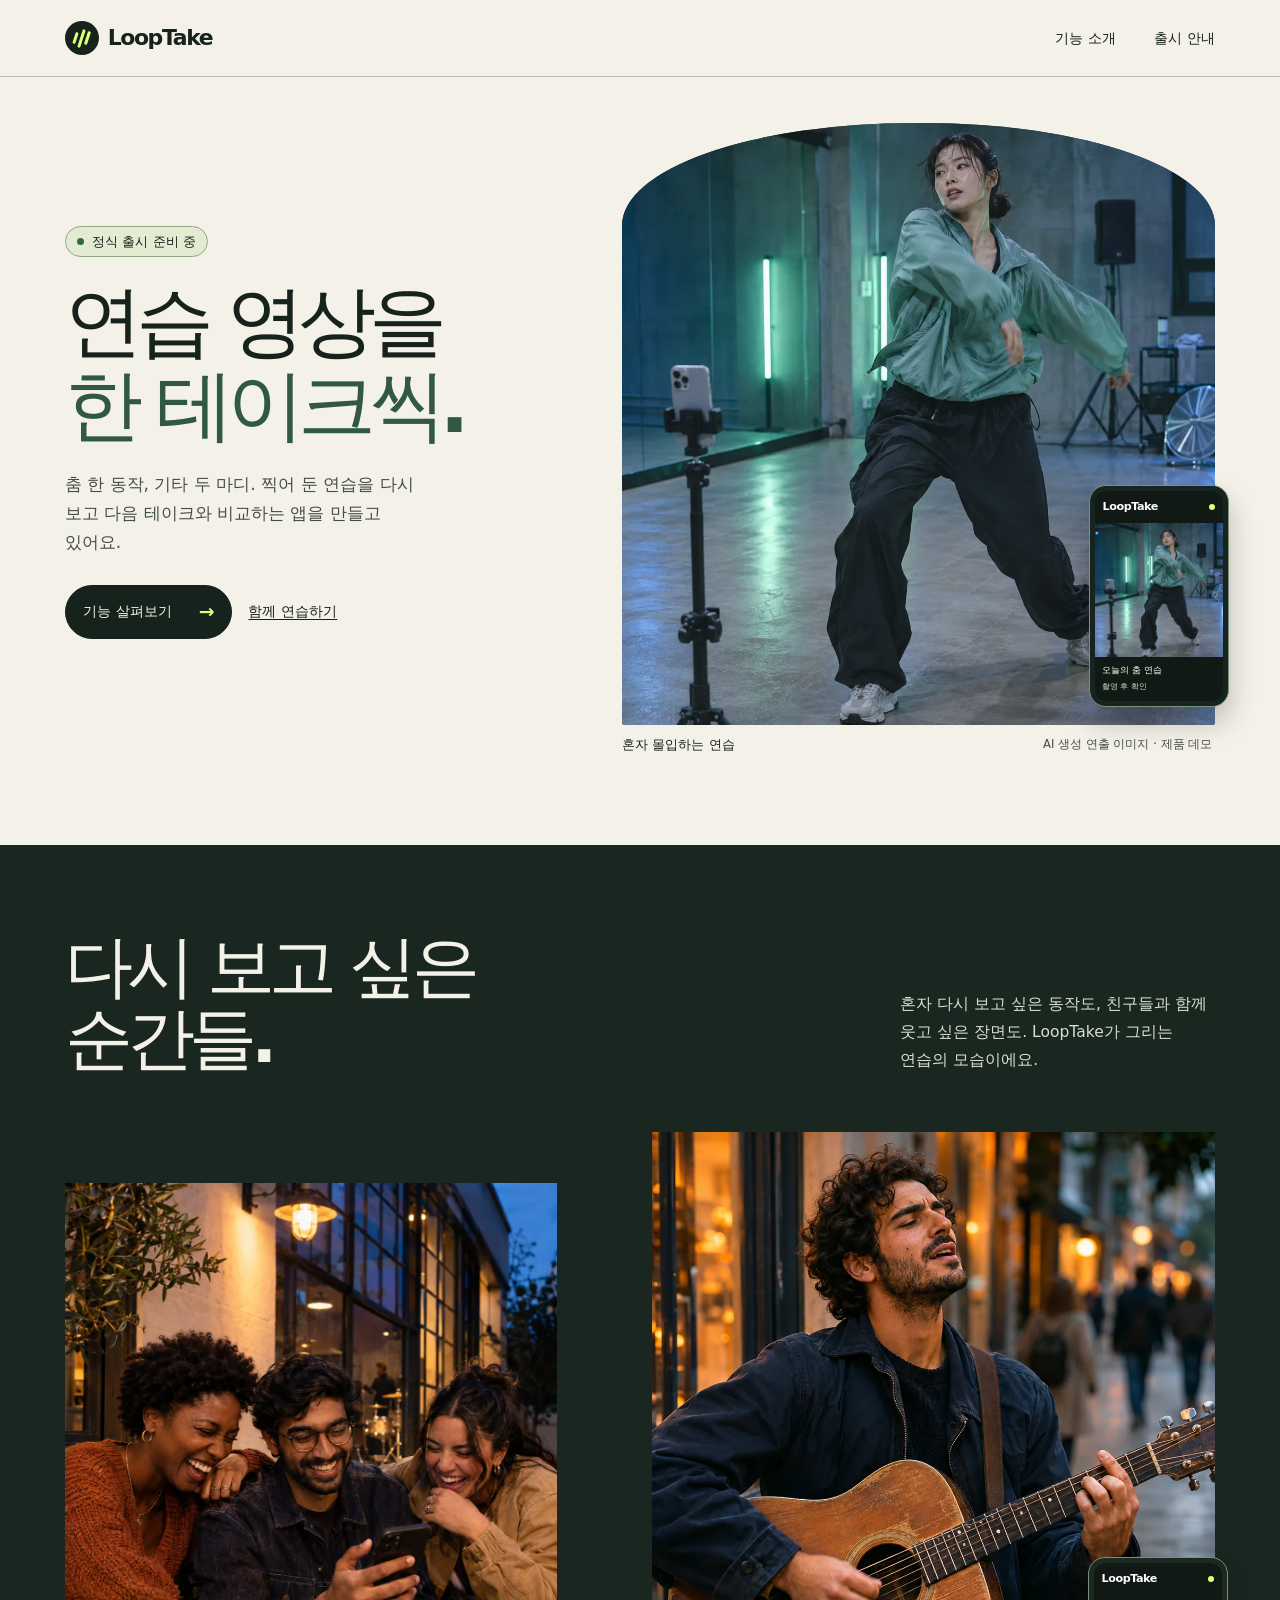
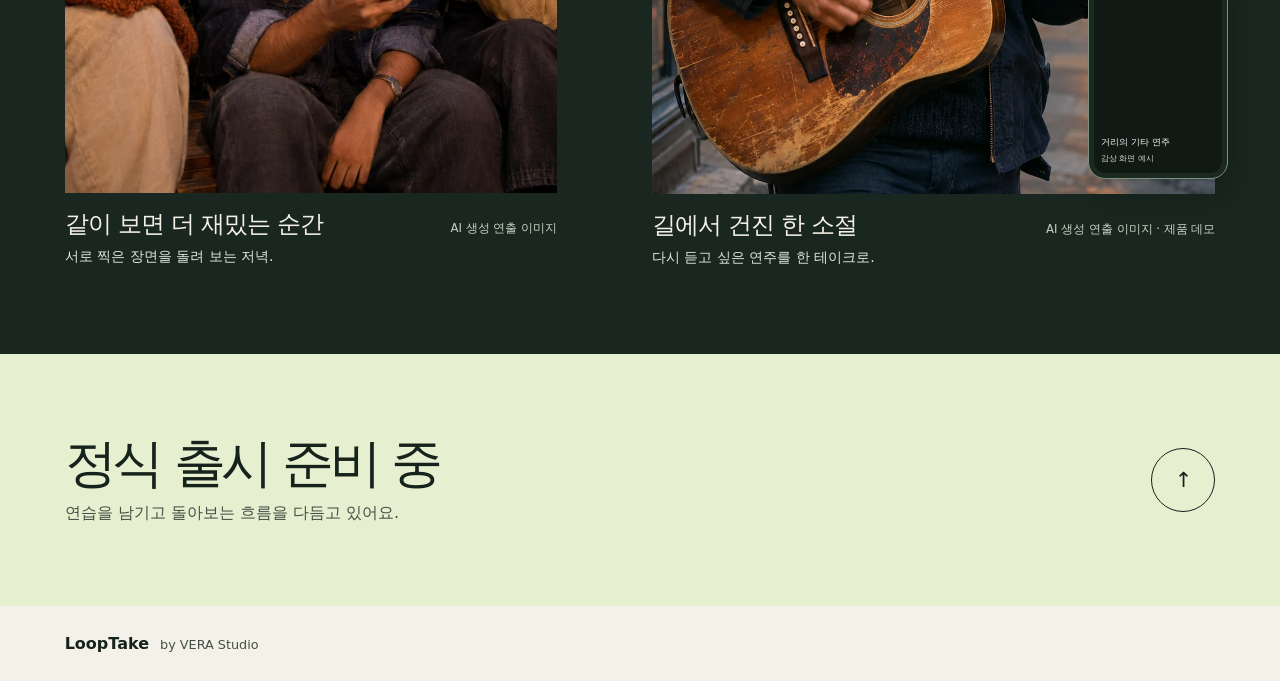
<file: index.html>
<!doctype html>
<html lang="ko">
<head>
  <meta charset="utf-8">
  <meta name="viewport" content="width=device-width, initial-scale=1">
  <meta name="color-scheme" content="light">
  <meta name="theme-color" content="#f4f1e8">
  <meta name="description" content="LoopTake는 연습을 기록하고 지난 테이크와 비교할 수 있도록 준비 중인 VERA Studio의 앱입니다.">
  <meta http-equiv="Content-Security-Policy" content="default-src 'none'; style-src 'self'; script-src 'self'; img-src 'self'; media-src 'none'; base-uri 'none'; form-action 'none'">
  <title>LoopTake · 오늘의 연습을 다음 테이크로</title>
  <link rel="icon" type="image/png" href="./assets/mark.png">
  <link rel="stylesheet" href="./styles.css?v=flow">
  <script src="./studio.js?v=flow" defer></script>
</head>
<body id="top">
  <a class="skip-link" href="#main">본문으로 건너뛰기</a>
  <header class="site-header">
    <div class="header-inner wrap">
      <a class="brand" href="#top" aria-label="LoopTake 홈" aria-current="page">
        <span class="brand-mark" aria-hidden="true"><i></i><i></i><i></i></span>
        <span>LoopTake</span>
      </a>
      <nav aria-label="주 메뉴">
        <a href="./features.html">기능 소개</a>
        <a href="#launch">출시 안내</a>
      </nav>
    </div>
  </header>

  <main id="main" tabindex="-1">
    <section class="hero wrap" aria-labelledby="hero-title" id="rehearsal">
      <div class="hero-copy">
        <p class="release-status">정식 출시 준비 중</p>
        <h1 id="hero-title">연습 영상을<br><span>한 테이크씩.</span></h1>
        <p class="intro">춤 한 동작, 기타 두 마디. 찍어 둔 연습을 다시 보고 다음 테이크와 비교하는 앱을 만들고 있어요.</p>
        <div class="hero-links">
          <a class="primary" href="./features.html">기능 살펴보기 <span aria-hidden="true">→</span></a>
          <a class="text-link" href="./features.html#community">함께 연습하기</a>
        </div>
      </div>

      <figure class="hero-scene" data-scene="dance">
        <div class="hero-art">
          <div class="photo-window">
            <img class="scene-photo" src="./assets/dance.webp" srcset="./assets/dance-small.webp 530w, ./assets/dance.webp 1060w" sizes="(max-width: 760px) calc(100vw - 36px), (max-width: 1360px) 50vw, 630px" width="1060" height="1325" loading="eager" fetchpriority="high" alt="파란 조명의 연습실에서 휴대폰을 삼각대에 세우고 춤을 연습하는 사람">
          </div>
          <div class="demo-device hero-device" role="img" aria-label="촬영한 춤 연습을 LoopTake에서 확인하는 제품 데모">
            <div aria-hidden="true">
              <div class="device-head"><strong>LoopTake</strong><span></span></div>
              <img src="./assets/dance-small.webp" srcset="./assets/dance-small.webp 530w, ./assets/dance.webp 1060w" sizes="150px" width="530" height="663" loading="lazy" decoding="async" alt="">
              <div class="device-copy"><strong>오늘의 춤 연습</strong><span>촬영 후 확인</span></div>
            </div>
          </div>
        </div>
        <figcaption><strong>혼자 몰입하는 연습</strong><span>AI 생성 연출 이미지 · 제품 데모</span></figcaption>
      </figure>
    </section>

    <section class="stories" id="about" aria-labelledby="stories-title" tabindex="-1">
      <div class="wrap">
        <div class="section-intro" data-reveal>
          <h2 id="stories-title">다시 보고 싶은<br>순간들.</h2>
          <p>혼자 다시 보고 싶은 동작도, 친구들과 함께 웃고 싶은 장면도. LoopTake가 그리는 연습의 모습이에요.</p>
        </div>
        <div class="story-spread">
          <figure class="story-friends" data-scene="friends" data-reveal>
            <div class="photo-window">
              <img class="scene-photo" src="./assets/friends.webp" srcset="./assets/friends-small.webp 530w, ./assets/friends.webp 1060w" sizes="(max-width: 760px) calc(100vw - 36px), (max-width: 1360px) 42vw, 536px" width="1060" height="1325" loading="lazy" decoding="async" alt="친구 세 명이 한 휴대폰 화면을 들여다보며 웃는 모습">
            </div>
            <figcaption>
              <div><h3>같이 보면 더 재밌는 순간</h3><p>서로 찍은 장면을 돌려 보는 저녁.</p></div>
              <span>AI 생성 연출 이미지</span>
            </figcaption>
          </figure>
          <figure class="story-guitar" data-scene="guitar" data-reveal>
            <div class="guitar-art">
              <div class="photo-window">
                <img class="scene-photo" src="./assets/guitar.webp" srcset="./assets/guitar-small.webp 530w, ./assets/guitar.webp 1060w" sizes="(max-width: 760px) calc(100vw - 36px), (max-width: 1360px) 46vw, 595px" width="1060" height="1325" loading="lazy" decoding="async" alt="노을빛이 비치는 거리에서 통기타를 연주하는 사람">
              </div>
              <div class="demo-device guitar-device" role="img" aria-label="거리의 기타 연주 사진을 LoopTake 감상 화면에 담은 제품 데모">
                <div aria-hidden="true">
                  <div class="device-head"><strong>LoopTake</strong><span></span></div>
                  <img src="./assets/guitar-small.webp" srcset="./assets/guitar-small.webp 530w, ./assets/guitar.webp 1060w" sizes="160px" width="530" height="663" loading="lazy" decoding="async" alt="">
                  <div class="device-copy"><strong>거리의 기타 연주</strong><span>감상 화면 예시</span></div>
                </div>
              </div>
            </div>
            <figcaption>
              <div><h3>길에서 건진 한 소절</h3><p>다시 듣고 싶은 연주를 한 테이크로.</p></div>
              <span>AI 생성 연출 이미지 · 제품 데모</span>
            </figcaption>
          </figure>
        </div>
      </div>
    </section>

    <section id="launch" class="launch" aria-labelledby="launch-title" tabindex="-1">
      <div class="wrap launch-inner" data-reveal>
        <div>
          <h2 id="launch-title">정식 출시 준비 중</h2>
          <p>연습을 남기고 돌아보는 흐름을 다듬고 있어요.</p>
        </div>
        <a class="back-to-top" href="#top" aria-label="맨 위로">↑</a>
      </div>
    </section>
  </main>

  <footer class="site-footer wrap">
    <p><strong>LoopTake</strong> <span>by VERA Studio</span></p>
  </footer>
</body>
</html>
</file>
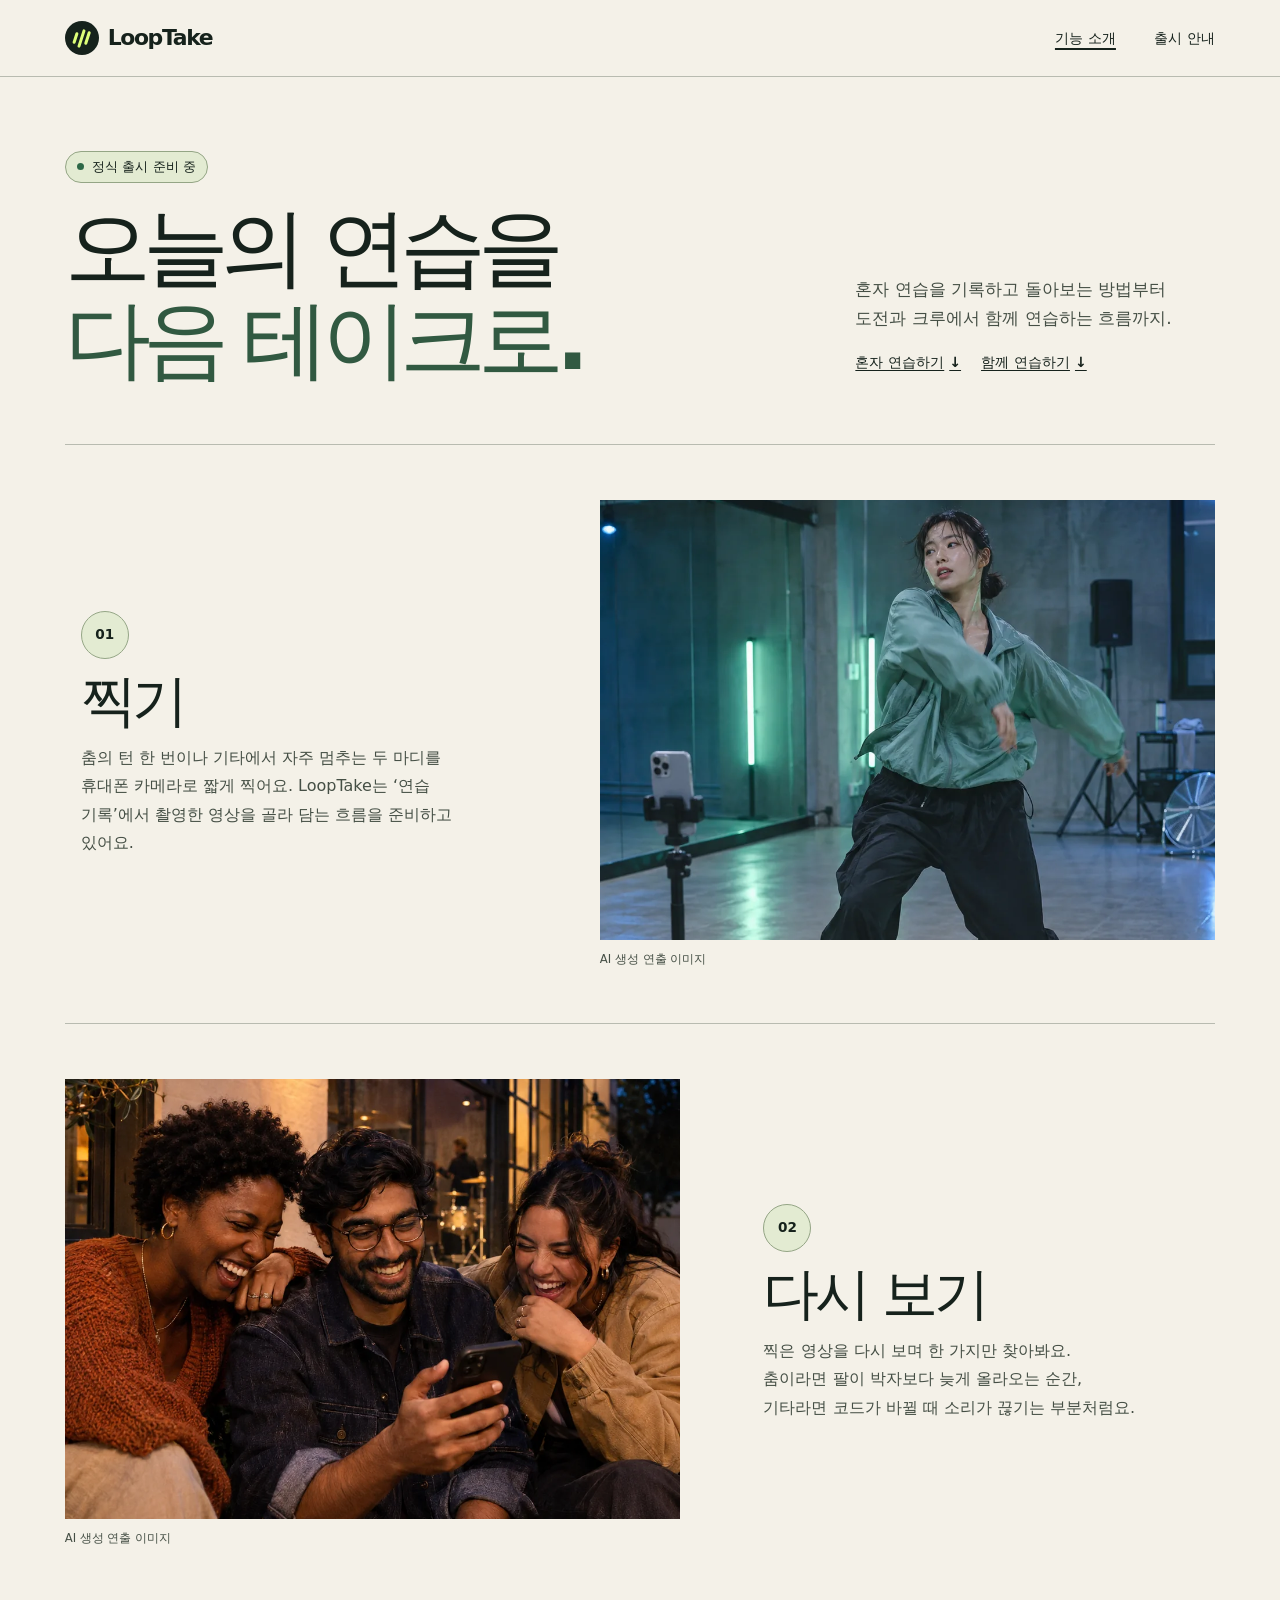
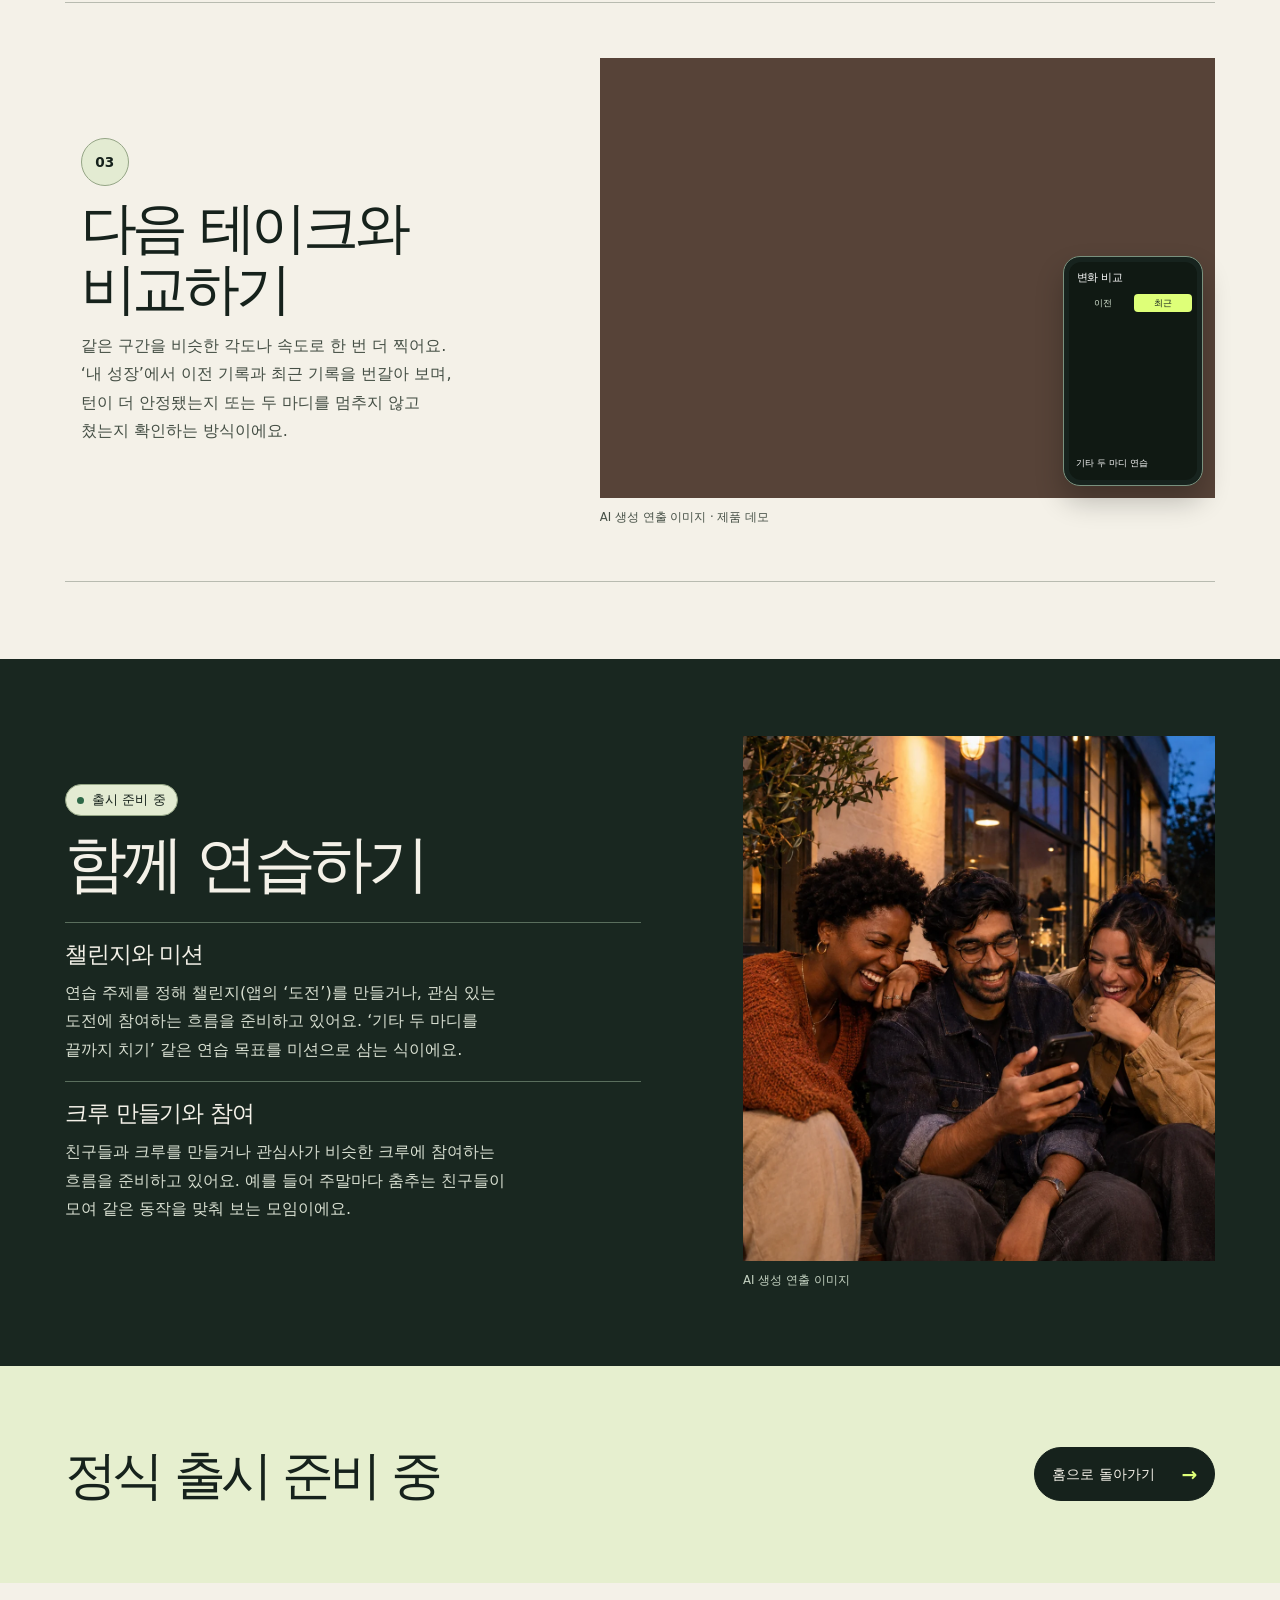
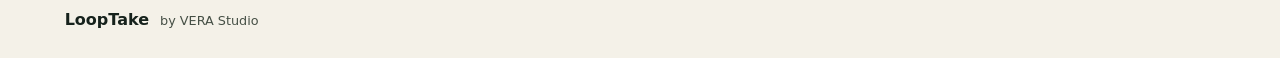
<file: features.html>
<!doctype html>
<html lang="ko">
<head>
  <meta charset="utf-8">
  <meta name="viewport" content="width=device-width, initial-scale=1">
  <meta name="color-scheme" content="light">
  <meta name="theme-color" content="#f4f1e8">
  <meta name="description" content="짧게 찍고, 다시 보고, 다음 테이크와 비교하는 LoopTake의 연습 기록 흐름을 소개합니다.">
  <meta http-equiv="Content-Security-Policy" content="default-src 'none'; style-src 'self'; script-src 'self'; img-src 'self'; media-src 'none'; base-uri 'none'; form-action 'none'">
  <title>기능 소개 · LoopTake</title>
  <link rel="icon" type="image/png" href="./assets/mark.png">
  <link rel="stylesheet" href="./styles.css?v=flow">
  <link rel="stylesheet" href="./features.css?v=flow">
  <script src="./studio.js?v=flow" defer></script>
</head>
<body id="top">
  <a class="skip-link" href="#main">본문으로 건너뛰기</a>
  <header class="site-header">
    <div class="header-inner wrap">
      <a class="brand" href="./" aria-label="LoopTake 홈">
        <span class="brand-mark" aria-hidden="true"><i></i><i></i><i></i></span>
        <span>LoopTake</span>
      </a>
      <nav aria-label="주 메뉴">
        <a href="./features.html" aria-current="page">기능 소개</a>
        <a href="./#launch">출시 안내</a>
      </nav>
    </div>
  </header>

  <main id="main" tabindex="-1">
    <section class="feature-intro wrap" aria-labelledby="feature-title">
      <div>
        <p class="release-status">정식 출시 준비 중</p>
        <h1 id="feature-title">오늘의 연습을<br><span>다음 테이크로.</span></h1>
      </div>
      <div class="feature-intro-copy">
        <p class="intro">혼자 연습을 기록하고 돌아보는 방법부터 도전과 크루에서 함께 연습하는 흐름까지.</p>
        <nav class="feature-jumps" aria-label="연습 방법 바로가기">
          <a class="text-link" href="#practice">혼자 연습하기 <span aria-hidden="true">↓</span></a>
          <a class="text-link" href="#community">함께 연습하기 <span aria-hidden="true">↓</span></a>
        </nav>
      </div>
    </section>

    <ol id="practice" class="practice-steps wrap" aria-label="연습을 기록하는 세 단계" tabindex="-1">
      <li class="practice-step" data-step="1" data-reveal>
        <div class="step-copy">
          <span class="step-number" aria-hidden="true">01</span>
          <h2>찍기</h2>
          <p>춤의 턴 한 번이나 기타에서 자주 멈추는 두 마디를 휴대폰 카메라로 짧게 찍어요. LoopTake는 ‘연습 기록’에서 촬영한 영상을 골라 담는 흐름을 준비하고 있어요.</p>
        </div>
        <figure class="step-photo" data-scene="dance">
          <div class="photo-window">
            <img class="scene-photo" src="./assets/dance.webp" srcset="./assets/dance-small.webp 530w, ./assets/dance.webp 1060w" sizes="(max-width: 760px) calc(100vw - 36px), (max-width: 1360px) 49vw, 640px" width="1060" height="1325" loading="eager" fetchpriority="high" alt="삼각대에 고정한 휴대폰 앞에서 춤 동작을 연습하는 사람">
          </div>
          <figcaption><span>AI 생성 연출 이미지</span></figcaption>
        </figure>
      </li>

      <li class="practice-step step-reverse" data-step="2" data-reveal>
        <div class="step-copy">
          <span class="step-number" aria-hidden="true">02</span>
          <h2>다시 보기</h2>
          <p>찍은 영상을 다시 보며 한 가지만 찾아봐요. 춤이라면 팔이 박자보다 늦게 올라오는 순간, 기타라면 코드가 바뀔 때 소리가 끊기는 부분처럼요.</p>
        </div>
        <figure class="step-photo" data-scene="friends">
          <div class="photo-window">
            <img class="scene-photo" src="./assets/friends.webp" srcset="./assets/friends-small.webp 530w, ./assets/friends.webp 1060w" sizes="(max-width: 760px) calc(100vw - 36px), (max-width: 1360px) 49vw, 640px" width="1060" height="1325" loading="lazy" decoding="async" alt="친구들이 한 휴대폰 화면을 함께 보며 웃는 모습">
          </div>
          <figcaption><span>AI 생성 연출 이미지</span></figcaption>
        </figure>
      </li>

      <li class="practice-step" data-step="3" data-reveal>
        <div class="step-copy">
          <span class="step-number" aria-hidden="true">03</span>
          <h2>다음 테이크와<br>비교하기</h2>
          <p>같은 구간을 비슷한 각도나 속도로 한 번 더 찍어요. ‘내 성장’에서 이전 기록과 최근 기록을 번갈아 보며, 턴이 더 안정됐는지 또는 두 마디를 멈추지 않고 쳤는지 확인하는 방식이에요.</p>
        </div>
        <figure class="step-photo" data-scene="guitar">
          <div class="feature-art">
            <div class="photo-window">
              <img class="scene-photo" src="./assets/guitar.webp" srcset="./assets/guitar-small.webp 530w, ./assets/guitar.webp 1060w" sizes="(max-width: 760px) calc(100vw - 36px), (max-width: 1360px) 49vw, 640px" width="1060" height="1325" loading="lazy" decoding="async" alt="거리에서 어쿠스틱 기타를 연주하는 사람">
            </div>
            <div class="demo-device compare-demo" role="img" aria-label="이전과 최근 기록 중 최근 기타 연습 한 장면을 보여주는 LoopTake 제품 데모">
              <div aria-hidden="true">
                <div class="device-head"><strong>변화 비교</strong></div>
                <div class="demo-tabs"><span>이전</span><span>최근</span></div>
                <img src="./assets/guitar-small.webp" width="530" height="663" loading="lazy" decoding="async" alt="">
                <div class="device-copy"><strong>기타 두 마디 연습</strong></div>
              </div>
            </div>
          </div>
          <figcaption><span>AI 생성 연출 이미지 · 제품 데모</span></figcaption>
        </figure>
      </li>
    </ol>

    <section id="community" class="feature-community" aria-labelledby="community-title" tabindex="-1">
      <div class="wrap community-layout">
        <div class="community-copy" data-reveal>
          <p class="release-status">출시 준비 중</p>
          <h2 id="community-title">함께 연습하기</h2>
          <div class="community-topic">
            <h3>챌린지와 미션</h3>
            <p>연습 주제를 정해 챌린지(앱의 ‘도전’)를 만들거나, 관심 있는 도전에 참여하는 흐름을 준비하고 있어요. ‘기타 두 마디를 끝까지 치기’ 같은 연습 목표를 미션으로 삼는 식이에요.</p>
          </div>
          <div class="community-topic">
            <h3>크루 만들기와 참여</h3>
            <p>친구들과 크루를 만들거나 관심사가 비슷한 크루에 참여하는 흐름을 준비하고 있어요. 예를 들어 주말마다 춤추는 친구들이 모여 같은 동작을 맞춰 보는 모임이에요.</p>
          </div>
        </div>
        <figure class="community-photo" data-reveal>
          <div class="photo-window">
            <img class="scene-photo" src="./assets/friends.webp" srcset="./assets/friends-small.webp 530w, ./assets/friends.webp 1060w" sizes="(max-width: 760px) calc(100vw - 36px), (max-width: 1360px) 43vw, 560px" width="1060" height="1325" loading="lazy" decoding="async" alt="한 휴대폰을 함께 보며 웃는 친구들">
          </div>
          <figcaption><span>AI 생성 연출 이미지</span></figcaption>
        </figure>
      </div>
    </section>

    <section class="launch feature-end" aria-labelledby="feature-release-title">
      <div class="wrap launch-inner" data-reveal>
        <h2 id="feature-release-title">정식 출시 준비 중</h2>
        <div class="feature-actions">
          <a class="primary" href="./">홈으로 돌아가기 <span aria-hidden="true">→</span></a>
        </div>
      </div>
    </section>
  </main>

  <footer class="site-footer wrap">
    <p><strong>LoopTake</strong> <span>by VERA Studio</span></p>
  </footer>
</body>
</html>
</file>
<file: styles.css>
:root {
  --paper: #f4f1e8;
  --ink: #16221c;
  --muted: #454f45;
  --lime: #deff78;
  --rule: #b8bbb0;
  --gutter: clamp(18px, 5.05vw, 84px);
  --header-height: 76px;
  color: var(--ink);
  background: var(--paper);
  font-family: Pretendard, "Apple SD Gothic Neo", "Noto Sans KR", "Noto Sans CJK KR", "Malgun Gothic", system-ui, sans-serif;
  font-synthesis: none;
  line-height: 1.55;
  scroll-padding-top: calc(var(--header-height) + 12px);
}

*, *::before, *::after { box-sizing: border-box; }
body, figure, p, h1, h2, h3 { margin: 0; }
a { color: inherit; text-decoration: none; }
img { display: block; width: 100%; height: auto; }
:focus-visible { outline: 3px solid #3b664d; outline-offset: 5px; }
::selection { background: var(--lime); color: var(--ink); }

.wrap { width: min(100% - var(--gutter) * 2, 1295px); margin-inline: auto; }
:where(main, section, ol)[tabindex="-1"]:focus-visible { outline-offset: -3px; }
.skip-link { position: fixed; z-index: 5; left: 12px; top: 12px; padding: 12px 18px; color: var(--paper); background: var(--ink); }
.skip-link:not(:focus) { clip-path: inset(50%); }

.site-header { position: sticky; top: 0; z-index: 3; background: var(--paper); box-shadow: 0 1px var(--rule); }
.header-inner { min-height: var(--header-height); display: flex; align-items: center; justify-content: space-between; gap: 14px; }
.brand { min-height: 44px; display: inline-flex; align-items: center; gap: 9px; font-size: 1.37rem; font-weight: 850; letter-spacing: -.062em; }
.brand-mark { display: inline-flex; width: 34px; height: 34px; align-items: center; justify-content: center; gap: 3px; border-radius: 50%; background: var(--ink); color: var(--lime); }
.brand-mark i { width: 3px; height: 12px; border-radius: 6px; background: currentColor; transform: rotate(18deg); }
.brand-mark i:nth-child(2) { height: 19px; }
.brand-mark i:nth-child(3) { height: 14px; }
.site-header nav { display: flex; gap: clamp(12px, 3vw, 40px); align-items: center; font-size: .9rem; font-weight: 720; }
.site-header nav a { min-height: 44px; display: inline-flex; gap: 6px; align-items: center; white-space: nowrap; }
.site-header nav a:hover { text-decoration: underline; text-underline-offset: .27em; }
.site-header nav [aria-current="page"] { text-decoration: underline; text-underline-offset: .32em; text-decoration-thickness: 2px; }

.hero { display: grid; grid-template-columns: minmax(0, .88fr) minmax(0, 1.06fr); align-items: center; gap: clamp(24px, 5vw, 78px); padding-block: clamp(28px, 3.65vw, 60px) clamp(62px, 7vw, 115px); }
.hero-copy { padding-block: 16px 30px; }
.release-status { display: flex; width: fit-content; align-items: center; gap: 8px; border: 1px solid #94a585; border-radius: 99px; background: #e3ebd2; padding: 5px 11px; font-size: .8rem; font-weight: 760; }
.release-status::before { content: ""; display: block; width: 7px; height: 7px; border-radius: 50%; background: #2d6847; }

h1 { font-size: clamp(3.03rem, 6.1vw, 6.45rem); line-height: 1.065; letter-spacing: -.09em; font-weight: 900; word-break: keep-all; margin-block: 23px; }
h1 span { color: #315941; }
.intro { max-width: 360px; color: var(--muted); font-size: clamp(1rem, 1.34vw, 1.2rem); line-height: 1.71; word-break: keep-all; }
.primary { display: inline-flex; justify-content: space-between; align-items: center; gap: 27px; min-height: 54px; margin-top: 27px; padding: 0 17px; border: 1px solid var(--ink); border-radius: 50px; background: var(--ink); color: var(--paper); font-size: .9rem; font-weight: 770; transition: background-color .2s, color .2s; }
.primary span { color: var(--lime); font-size: 1.18rem; }
.primary:hover, .primary:focus-visible { background: var(--lime); color: var(--ink); }
.primary:hover span, .primary:focus-visible span { color: var(--ink); }
.hero-links { display: flex; flex-wrap: wrap; align-items: center; gap: 6px 16px; margin-top: 27px; }
.hero-links .primary { margin-top: 0; }
.text-link { display: inline-flex; align-items: center; gap: 5px; min-height: 44px; font-size: .88rem; font-weight: 740; text-decoration: underline; text-underline-offset: .24em; }
.text-link:hover { color: #315941; text-decoration-thickness: 2px; }

.hero-art, .guitar-art { position: relative; }
.photo-window { overflow: hidden; background: #d0d6cc; }
.scene-photo { width: 100%; height: 100%; object-fit: cover; transition: transform .55s cubic-bezier(.2,.7,.3,1); }
.hero-scene .photo-window { aspect-ratio: 1 / 1.015; background: #223c40; border-radius: 49% 49% 3px 3px / 17% 17% 3px 3px; }
.hero-scene .scene-photo { object-position: center 52%; }
figcaption { display: flex; justify-content: space-between; gap: 8px 16px; align-items: flex-start; flex-wrap: wrap; margin-top: 10px; }
figcaption > span { color: var(--muted); font-size: .73rem; }
figcaption > strong { font-size: .81rem; }
.hero-scene figcaption { padding-right: 3px; }

.demo-device { position: absolute; bottom: 18px; right: -14px; width: clamp(110px, 11vw, 160px); padding: 5px; background: #17231e; color: white; border: 1px solid #79917e; border-radius: 17px; box-shadow: 0 15px 28px rgb(0 0 0 / .24); }
.demo-device > div { overflow: hidden; border-radius: 12px; background: #101913; }
.device-head { display: flex; min-height: 32px; justify-content: space-between; align-items: center; padding: 0 8px; font-family: system-ui, sans-serif; font-size: .7rem; letter-spacing: -.04em; }
.device-head span { width: 6px; height: 6px; background: var(--lime); border-radius: 50%; }
.demo-device img { aspect-ratio: 4 / 4.15; object-fit: cover; object-position: center 44%; }
.device-copy { display: grid; gap: 2px; padding: 7px 7px 9px; font-size: clamp(.51rem, .7vw, .65rem); }
.device-copy span { color: #c9d8c6; font-size: .92em; }
.guitar-device { bottom: 15px; right: -13px; background: #1b2921; }

.stories { background: #192720; color: var(--paper); padding-block: clamp(50px, 6.65vw, 100px); }
.stories :focus-visible { outline-color: var(--lime); }
.section-intro { display: flex; justify-content: space-between; align-items: flex-end; gap: 20px; margin-bottom: clamp(29px, 4.5vw, 68px); }
.section-intro h2, .launch h2 { font-size: clamp(2.66rem, 5.35vw, 5.6rem); line-height: 1.055; font-weight: 870; letter-spacing: -.085em; word-break: keep-all; }
.section-intro p { max-width: 315px; color: #d8dfd1; font-size: .97rem; line-height: 1.8; word-break: keep-all; }
.story-spread { display: grid; grid-template-columns: minmax(0, .9fr) minmax(0, 1.03fr); align-items: start; gap: clamp(28px, 7.4vw, 110px); }
.story-friends { padding-top: clamp(0px, 4vw, 61px); }
.story-friends .photo-window { aspect-ratio: 4 / 4.95; background: #50432f; }
.story-friends .scene-photo { object-position: center 51%; }
.story-guitar .photo-window { aspect-ratio: 4 / 4.7; background: #574338; }
.story-guitar .scene-photo { object-position: center 43%; }
.stories figcaption { align-items: baseline; margin-top: 13px; }
.stories figcaption h3 { font-size: clamp(1.21rem, 1.85vw, 1.64rem); font-weight: 780; letter-spacing: -.045em; }
.stories figcaption p { margin-top: 3px; color: #e0e7dc; font-size: .88rem; }
.stories figcaption > span { color: #c6d4c3; }

.launch { background: #e6efcf; padding-block: clamp(40px, 6.3vw, 90px); }
.launch-inner { display: flex; align-items: center; justify-content: space-between; gap: 16px; }
.launch h2 { font-size: clamp(2.03rem, 4.1vw, 4.1rem); }
.launch p { margin-top: 11px; color: var(--muted); word-break: keep-all; }
.back-to-top { display: grid; flex: none; place-items: center; width: clamp(44px, 6vw, 64px); aspect-ratio: 1; border: 1px solid var(--ink); border-radius: 50%; font-size: 1.3rem; transition: background-color .2s; }
.back-to-top:hover, .back-to-top:focus-visible { background: var(--lime); }
.site-footer { min-height: 75px; display: flex; align-items: center; }
.site-footer p { font-size: .8rem; color: var(--muted); }
.site-footer strong { margin-right: 7px; color: var(--ink); font-size: 1rem; }

@media (hover: hover) and (prefers-reduced-motion: no-preference) {
  .photo-window:hover .scene-photo { transform: scale(1.025); }
}

@media (prefers-reduced-motion: no-preference) {
  .enhanced .entered { animation: entry .55s cubic-bezier(.18,.62,.25,1) both; }
  @keyframes entry { from { opacity: .78; transform: translateY(11px); } to { opacity: 1; transform: translateY(0); } }
}

@media (max-width: 760px) {
  :root { --header-height: 60px; }
  .hero { grid-template-columns: 1fr; padding-block-start: 23px; gap: 18px; }
  .hero-copy { padding-block: 4px 0; }
  h1 { font-size: clamp(2.94rem, 10.9vw, 4.7rem); margin-block: 14px 16px; }
  .primary { margin-top: 18px; min-height: 48px; }
  .hero-links { margin-top: 18px; }
  .hero-scene .photo-window { aspect-ratio: 4 / 4.7; }
  .hero-scene .scene-photo { object-position: center 56%; }
  .demo-device { bottom: 12px; right: 8px; width: clamp(88px, 28vw, 148px); border-radius: 12px; padding: 4px; }
  .demo-device > div { border-radius: 8px; }
  .device-head { min-height: 23px; font-size: .6rem; padding-inline: 5px; }
  .device-copy { padding: 4px 4px 5px; font-size: .54rem; }
  .demo-device img { aspect-ratio: 1 / 1; }
  .section-intro { align-items: flex-start; flex-direction: column; gap: 13px; }
  .story-spread { grid-template-columns: 1fr; gap: 44px; }
  .story-friends { padding: 0; }
}

@media (max-width: 350px) {
  .site-header nav { font-size: .8rem; }
  .brand { font-size: 1.24rem; gap: 6px; }
  .brand-mark { width: 30px; height: 30px; }
  .hero-device { right: 5px; }
  .hero-links { column-gap: 12px; }
  .hero-links .primary { gap: 15px; padding-inline: 13px; }
}

@media (prefers-reduced-motion: reduce) {
  *, *::before, *::after { animation: none !important; transition: none !important; }
}
</file>
<file: features.css>
.feature-intro {
  display: grid;
  grid-template-columns: minmax(0, 1.7fr) minmax(0, 1fr);
  gap: 28px;
  align-items: end;
  padding-block: clamp(36px, 5.85vw, 84px) clamp(27px, 4.65vw, 65px);
}

.feature-intro h1 { margin-block: 18px 0; font-size: clamp(3.2rem, 6.75vw, 7rem); }
.feature-intro-copy { justify-self: end; }
.feature-jumps { display: flex; flex-wrap: wrap; gap: 0 20px; margin-top: 7px; }

.practice-steps { margin-block: 0; padding: 0; }
.practice-step {
  display: grid;
  grid-template-columns: minmax(0, .76fr) minmax(0, 1fr);
  grid-template-areas: "copy photo";
  gap: clamp(24px, 5.25vw, 86px);
  align-items: center;
  padding-block: clamp(30px, 4.3vw, 64px);
  border-top: 1px solid var(--rule);
}

.practice-step:last-child { border-bottom: 1px solid var(--rule); }
.practice-step::marker { content: ""; }
.step-reverse {
  grid-template-columns: minmax(0, 1fr) minmax(0, .76fr);
  grid-template-areas: "photo copy";
}

.step-copy { grid-area: copy; padding-inline: clamp(0px, 1.25vw, 20px); }
.step-copy h2 { margin-block: 12px; font-weight: 870; letter-spacing: -.075em; line-height: 1.08; font-size: clamp(2.6rem, 4.4vw, 4.95rem); word-break: keep-all; }
.step-copy p { max-width: 375px; color: var(--muted); font-size: clamp(1rem, 1.22vw, 1.16rem); line-height: 1.78; word-break: keep-all; }
.step-number {
  display: inline-grid;
  width: 48px;
  aspect-ratio: 1;
  place-items: center;
  color: var(--ink);
  background: #e3ebd2;
  border: 1px solid #94a585;
  border-radius: 50%;
  font-family: system-ui, sans-serif;
  font-size: .85rem;
  font-weight: 750;
  font-variant-numeric: tabular-nums;
}

.step-photo { grid-area: photo; min-width: 0; }
.step-photo .photo-window { aspect-ratio: 7 / 5; }
.step-photo[data-scene="dance"] .photo-window { background: #223c40; }
.step-photo[data-scene="dance"] .scene-photo { object-position: 50% 23%; }
.step-photo[data-scene="friends"] .photo-window { background: #50432f; }
.step-photo[data-scene="friends"] .scene-photo { object-position: 50% 51%; }
.step-photo[data-scene="guitar"] .photo-window { background: #574338; }
.step-photo[data-scene="guitar"] .scene-photo { object-position: 50% 15%; }

.feature-art { position: relative; }
.compare-demo { right: 12px; bottom: 12px; }
.demo-tabs { display: grid; grid-template-columns: 1fr 1fr; gap: 3px; padding: 0 5px 4px; font-size: .59rem; text-align: center; }
.demo-tabs span { padding: 2px; color: #d8e7d4; }
.demo-tabs span:last-child { background: #deff78; color: var(--ink); border-radius: 4px; }
.feature-actions .primary { margin: 0; }

.feature-community {
  margin-top: clamp(32px, 6vw, 83px);
  padding-block: clamp(40px, 6vw, 86px);
  background: #192720;
  color: var(--paper);
}

.feature-community:focus-visible { outline-color: var(--lime); }
.community-layout {
  display: grid;
  grid-template-columns: minmax(0, 1fr) minmax(0, .82fr);
  gap: clamp(30px, 8vw, 112px);
  align-items: center;
}

.community-copy .release-status { color: var(--ink); }
.community-copy h2 { margin-block: 14px 24px; font-size: clamp(2.65rem, 4.85vw, 4.8rem); line-height: 1.1; font-weight: 870; letter-spacing: -.075em; word-break: keep-all; }
.community-topic { padding-block: 14px 17px; border-top: 1px solid #5a6e5d; }
.community-topic h3 { margin-bottom: 6px; font-size: clamp(1.19rem, 1.8vw, 1.55rem); font-weight: 780; letter-spacing: -.045em; }
.community-topic p { max-width: 465px; color: #d8dfd1; line-height: 1.78; word-break: keep-all; }
.community-photo .photo-window { aspect-ratio: 4 / 4.45; background: #50432f; }
.community-photo .scene-photo { object-position: center 51%; }
.community-photo figcaption > span { color: #c6d4c3; }

@media (max-width: 760px) {
  .feature-intro { display: block; padding-block: 23px 23px; }
  .feature-intro .intro { margin-top: 12px; }
  .feature-intro h1 { font-size: clamp(3.05rem, 10.6vw, 4.5rem); }
  .practice-step { padding-block: 31px; }
  .practice-step, .step-reverse { grid-template-columns: minmax(0, 1fr); grid-template-areas: "copy" "photo"; gap: 15px; }
  .step-copy { padding-inline: 0; }
  .step-number { width: 38px; }
  .step-copy h2 { margin-block: 9px 7px; }
  .step-photo .photo-window { aspect-ratio: 6 / 5; }
  .compare-demo { right: 7px; bottom: 7px; }
  .community-layout { grid-template-columns: minmax(0, 1fr); gap: 14px; }
  .community-copy h2 { margin-bottom: 17px; }
  .feature-end .launch-inner { flex-wrap: wrap; }
}
</file>
